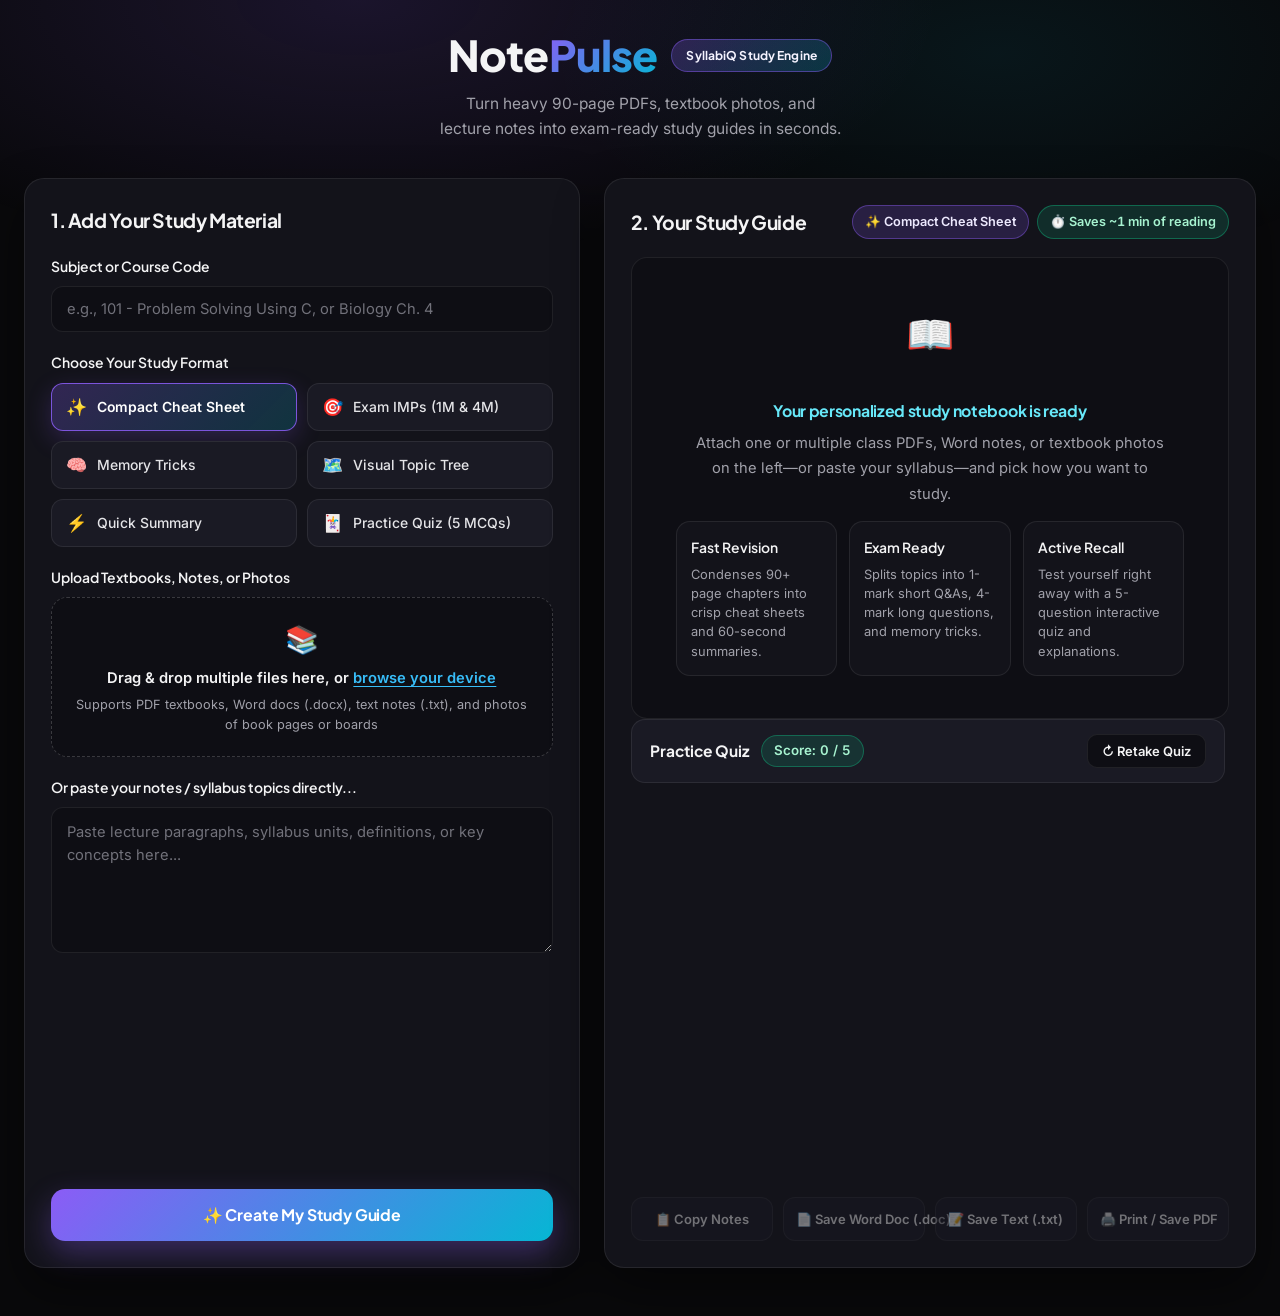
<file: frontend/index.html>
<!DOCTYPE html>
<html lang="en">
<head>
  <meta charset="UTF-8" />
  <meta name="viewport" content="width=device-width, initial-scale=1.0" />
  <title>NotePulse — SyllabiQ Study Engine</title>
  <meta name="description" content="Turn heavy 90-page PDFs, textbook photos, and lecture notes into exam-ready study guides in seconds." />
  <link rel="preconnect" href="https://fonts.googleapis.com" />
  <link rel="preconnect" href="https://fonts.gstatic.com" crossorigin />
  <link href="https://fonts.googleapis.com/css2?family=Inter:wght@400;500;600&family=Plus+Jakarta+Sans:wght@600;700;800&display=swap" rel="stylesheet" />
  <link rel="stylesheet" href="style.css" />
</head>
<body>
  <div class="ambient-glow" aria-hidden="true"></div>

  <div class="app-shell">
    <!-- Clean Header -->
    <header class="site-header">
      <div class="brand-row">
        <h1 class="brand-title">Note<span class="brand-accent">Pulse</span></h1>
        <span class="engine-badge">SyllabiQ Study Engine</span>
      </div>
      <p class="site-subtitle">
        Turn heavy 90-page PDFs, textbook photos, and lecture notes into exam-ready study guides in seconds.
      </p>
    </header>

    <!-- Two-Column Study Workbench -->
    <main class="workbench">
      <!-- Left Card: 1. Add Your Study Material -->
      <section class="card input-card" aria-labelledby="input-heading">
        <div class="card-header">
          <h2 id="input-heading" class="card-title">1. Add Your Study Material</h2>
        </div>

        <form id="study-form" class="study-form" novalidate>
          <!-- Subject / Course Code -->
          <div class="field-group">
            <label for="course-input" class="field-label">Subject or Course Code</label>
            <input
              type="text"
              id="course-input"
              name="course_info"
              class="text-input"
              placeholder="e.g., 101 - Problem Solving Using C, or Biology Ch. 4"
              autocomplete="off"
            />
          </div>

          <!-- Visual Format Selector (2x3 Grid) -->
          <div class="field-group">
            <span class="field-label" id="format-group-label">Choose Your Study Format</span>
            <div class="format-grid" role="radiogroup" aria-labelledby="format-group-label">
              <button type="button" class="format-card active" data-format="compact_notes" data-label="✨ Compact Cheat Sheet" aria-pressed="true">
                <span class="format-emoji" aria-hidden="true">✨</span>
                <span class="format-name">Compact Cheat Sheet</span>
              </button>

              <button type="button" class="format-card" data-format="exam_blueprint" data-label="🎯 Exam IMPs (1M & 4M)" aria-pressed="false">
                <span class="format-emoji" aria-hidden="true">🎯</span>
                <span class="format-name">Exam IMPs (1M & 4M)</span>
              </button>

              <button type="button" class="format-card" data-format="mnemonics" data-label="🧠 Memory Tricks" aria-pressed="false">
                <span class="format-emoji" aria-hidden="true">🧠</span>
                <span class="format-name">Memory Tricks</span>
              </button>

              <button type="button" class="format-card" data-format="mind_map" data-label="🗺️ Visual Topic Tree" aria-pressed="false">
                <span class="format-emoji" aria-hidden="true">🗺️</span>
                <span class="format-name">Visual Topic Tree</span>
              </button>

              <button type="button" class="format-card" data-format="summarize" data-label="⚡ Quick Summary" aria-pressed="false">
                <span class="format-emoji" aria-hidden="true">⚡</span>
                <span class="format-name">Quick Summary</span>
              </button>

              <button type="button" class="format-card" data-format="flashcard_quiz" data-label="🃏 Practice Quiz (5 MCQs)" aria-pressed="false">
                <span class="format-emoji" aria-hidden="true">🃏</span>
                <span class="format-name">Practice Quiz (5 MCQs)</span>
              </button>
            </div>
          </div>

          <!-- Multi-File Drag-and-Drop Zone -->
          <div class="field-group">
            <label for="file-input" class="field-label">Upload Textbooks, Notes, or Photos</label>
            <div
              id="drop-zone"
              class="drop-zone"
              tabindex="0"
              role="button"
              aria-label="Drop PDFs, Word documents, text files, or photos here, or click to browse"
            >
              <input
                type="file"
                id="file-input"
                name="documents"
                multiple
                accept=".pdf,.docx,.txt,.md,image/*"
                hidden
              />
              <div class="drop-zone-prompt">
                <div class="drop-icon" aria-hidden="true">📚</div>
                <p class="drop-headline">Drag &amp; drop multiple files here, or <span class="browse-link">browse your device</span></p>
                <p class="drop-hint">Supports PDF textbooks, Word docs (.docx), text notes (.txt), and photos of book pages or boards</p>
              </div>
              <ul id="file-list" class="file-list" aria-live="polite"></ul>
            </div>
          </div>

          <!-- Raw Textarea -->
          <div class="field-group">
            <label for="notes-input" class="field-label">Or paste your notes / syllabus topics directly...</label>
            <textarea
              id="notes-input"
              name="text_content"
              class="notes-textarea"
              rows="5"
              placeholder="Paste lecture paragraphs, syllabus units, definitions, or key concepts here..."
            ></textarea>
          </div>

          <!-- Friendly Error Alert -->
          <div id="error-banner" class="error-banner" role="alert" hidden></div>

          <!-- Primary CTA Button -->
          <button type="submit" id="generate-btn" class="cta-button">
            <span class="cta-label">✨ Create My Study Guide</span>
            <span class="cta-spinner" aria-hidden="true" hidden></span>
          </button>
        </form>
      </section>

      <!-- Right Card: 2. Your Study Guide -->
      <section class="card output-card" aria-labelledby="output-heading">
        <div class="output-top-bar">
          <h2 id="output-heading" class="card-title">2. Your Study Guide</h2>
          <div class="stats-pills">
            <span id="selected-format-pill" class="stat-pill format-pill">✨ Compact Cheat Sheet</span>
            <span id="time-saved-pill" class="stat-pill time-pill" hidden>⏱️ Saves ~1 min of reading</span>
          </div>
        </div>

        <div id="notice-banner" class="notice-banner" role="status" hidden></div>

        <!-- Print-only subject header -->
        <div id="print-header" class="print-header" aria-hidden="true">
          <h1 id="print-title">NotePulse Study Guide</h1>
          <p id="print-subtitle"></p>
        </div>

        <!-- Spacious Digital Notebook Reading Canvas -->
        <div id="output-canvas" class="output-canvas" aria-live="polite">
          <div class="empty-state">
            <div class="empty-illustration" aria-hidden="true">📖</div>
            <h3 class="empty-title">Your personalized study notebook is ready</h3>
            <p class="empty-copy">
              Attach one or multiple class PDFs, Word notes, or textbook photos on the left—or paste your syllabus—and pick how you want to study.
            </p>
            <div class="empty-highlights">
              <div class="highlight-item">
                <strong>Fast Revision</strong>
                <span>Condenses 90+ page chapters into crisp cheat sheets and 60-second summaries.</span>
              </div>
              <div class="highlight-item">
                <strong>Exam Ready</strong>
                <span>Splits topics into 1-mark short Q&amp;As, 4-mark long questions, and memory tricks.</span>
              </div>
              <div class="highlight-item">
                <strong>Active Recall</strong>
                <span>Test yourself right away with a 5-question interactive quiz and explanations.</span>
              </div>
            </div>
          </div>
        </div>

        <!-- Interactive 5-Question Flashcard Quiz Container -->
        <div id="quiz-container" class="quiz-container" hidden aria-live="polite">
          <div class="quiz-header">
            <div class="quiz-score-wrap">
              <span class="quiz-title-label">Practice Quiz</span>
              <span id="quiz-score" class="quiz-score">Score: 0 / 5</span>
            </div>
            <button type="button" id="retake-quiz-btn" class="retake-btn">↻ Retake Quiz</button>
          </div>
          <div id="quiz-cards" class="quiz-cards"></div>
        </div>

        <!-- Bottom Export & Action Bar -->
        <div class="export-bar">
          <button type="button" id="copy-btn" class="export-btn" disabled>📋 Copy Notes</button>
          <button type="button" id="export-doc-btn" class="export-btn" disabled>📄 Save Word Doc (.doc)</button>
          <button type="button" id="export-txt-btn" class="export-btn" disabled>📝 Save Text (.txt)</button>
          <button type="button" id="print-btn" class="export-btn" disabled>🖨️ Print / Save PDF</button>
        </div>
      </section>
    </main>
  </div>

  <script src="app.js"></script>
</body>
</html>
</file>
<file: frontend/style.css>
:root {
  --bg-obsidian: #09090b;
  --surface-card: #13131a;
  --surface-elevated: #1a1a24;
  --surface-input: #0e0e14;
  --border-subtle: rgba(255, 255, 255, 0.08);
  --border-hover: rgba(139, 92, 246, 0.45);
  --violet: #8b5cf6;
  --cyan: #06b6d4;
  --emerald: #10b981;
  --rose: #f43f5e;
  --text-primary: #f4f4f5;
  --text-body: #e4e4e7;
  --text-muted: #a1a1aa;
  --radius-card: 20px;
  --radius-control: 12px;
  --transition-fast: 0.2s ease;
}

*,
*::before,
*::after {
  box-sizing: border-box;
}

html,
body {
  margin: 0;
  padding: 0;
  min-height: 100%;
  background-color: var(--bg-obsidian);
  color: var(--text-body);
  font-family: "Inter", -apple-system, BlinkMacSystemFont, "Segoe UI", sans-serif;
  font-size: 15.5px;
  line-height: 1.6;
  -webkit-font-smoothing: antialiased;
}

.ambient-glow {
  position: fixed;
  inset: 0;
  pointer-events: none;
  z-index: 0;
  background:
    radial-gradient(65% 42% at 28% 0%, rgba(139, 92, 246, 0.14), transparent 70%),
    radial-gradient(50% 35% at 78% 6%, rgba(6, 182, 212, 0.08), transparent 70%);
}

.app-shell {
  position: relative;
  z-index: 1;
  max-width: 1400px;
  margin: 0 auto;
  padding: 32px 24px 48px;
}

/* Header */
.site-header {
  text-align: center;
  max-width: 760px;
  margin: 0 auto 36px;
}

.brand-row {
  display: inline-flex;
  align-items: center;
  justify-content: center;
  flex-wrap: wrap;
  gap: 14px;
  margin-bottom: 12px;
}

.brand-title {
  margin: 0;
  font-family: "Plus Jakarta Sans", sans-serif;
  font-weight: 800;
  font-size: clamp(2rem, 3.6vw, 2.75rem);
  letter-spacing: -0.02em;
  color: var(--text-primary);
  line-height: 1.1;
}

.brand-accent {
  background: linear-gradient(135deg, var(--violet), var(--cyan));
  -webkit-background-clip: text;
  background-clip: text;
  color: transparent;
}

.engine-badge {
  display: inline-flex;
  align-items: center;
  padding: 6px 14px;
  border-radius: 999px;
  font-family: "Plus Jakarta Sans", sans-serif;
  font-weight: 700;
  font-size: 0.78rem;
  letter-spacing: 0.01em;
  color: #f5f3ff;
  background: linear-gradient(135deg, rgba(139, 92, 246, 0.25), rgba(6, 182, 212, 0.22));
  border: 1px solid rgba(139, 92, 246, 0.45);
  white-space: nowrap;
}

.site-subtitle {
  margin: 0 auto;
  max-width: 660px;
  color: var(--text-muted);
  font-size: 1rem;
  line-height: 1.65;
  text-wrap: balance;
}

/* Two-Column Workbench */
.workbench {
  display: grid;
  grid-template-columns: minmax(360px, 0.92fr) minmax(420px, 1.08fr);
  gap: 24px;
  align-items: stretch;
}

.card {
  background-color: var(--surface-card);
  border: 1px solid var(--border-subtle);
  border-radius: var(--radius-card);
  padding: 26px;
  box-shadow: 0 22px 50px rgba(0, 0, 0, 0.45);
  display: flex;
  flex-direction: column;
}

.card-header {
  margin-bottom: 20px;
}

.card-title {
  margin: 0;
  font-family: "Plus Jakarta Sans", sans-serif;
  font-weight: 700;
  font-size: 1.25rem;
  letter-spacing: -0.02em;
  color: var(--text-primary);
}

/* Form & Inputs */
.study-form {
  display: flex;
  flex-direction: column;
  gap: 20px;
  flex: 1;
}

.field-group {
  display: flex;
  flex-direction: column;
  gap: 8px;
}

.field-label {
  font-family: "Plus Jakarta Sans", sans-serif;
  font-weight: 600;
  font-size: 0.9rem;
  color: var(--text-primary);
}

.text-input,
.notes-textarea {
  width: 100%;
  background-color: var(--surface-input);
  border: 1px solid var(--border-subtle);
  border-radius: var(--radius-control);
  color: var(--text-primary);
  font-family: "Inter", sans-serif;
  font-size: 0.95rem;
  padding: 13px 15px;
  transition: border-color var(--transition-fast), box-shadow var(--transition-fast);
}

.notes-textarea {
  resize: vertical;
  min-height: 118px;
  line-height: 1.6;
}

.text-input::placeholder,
.notes-textarea::placeholder {
  color: #71717a;
}

.text-input:focus-visible,
.notes-textarea:focus-visible {
  outline: none;
  border-color: var(--violet);
  box-shadow: 0 0 0 3px rgba(139, 92, 246, 0.22);
}

/* 2x3 Visual Format Selector */
.format-grid {
  display: grid;
  grid-template-columns: repeat(2, minmax(0, 1fr));
  gap: 10px;
}

.format-card {
  display: flex;
  align-items: center;
  gap: 10px;
  padding: 12px 14px;
  min-height: 48px;
  border-radius: var(--radius-control);
  background-color: var(--surface-elevated);
  border: 1px solid var(--border-subtle);
  color: var(--text-body);
  font-family: "Inter", sans-serif;
  font-size: 0.9rem;
  font-weight: 500;
  text-align: left;
  cursor: pointer;
  transition: transform var(--transition-fast), border-color var(--transition-fast), background var(--transition-fast), box-shadow var(--transition-fast);
}

.format-card:hover {
  transform: translateY(-2px);
  border-color: var(--border-hover);
}

.format-card:focus-visible {
  outline: none;
  box-shadow: 0 0 0 3px rgba(6, 182, 212, 0.35);
}

.format-card.active {
  background: linear-gradient(135deg, rgba(139, 92, 246, 0.26), rgba(6, 182, 212, 0.2));
  border-color: rgba(139, 92, 246, 0.85);
  color: #ffffff;
  font-weight: 600;
  box-shadow: 0 8px 24px rgba(139, 92, 246, 0.22);
}

.format-emoji {
  font-size: 1.1rem;
  flex-shrink: 0;
}

.format-name {
  line-height: 1.25;
}

/* Multi-File Drag-and-Drop Zone */
.drop-zone {
  border: 1.5px dashed rgba(255, 255, 255, 0.18);
  border-radius: 16px;
  background-color: var(--surface-input);
  padding: 20px 18px;
  text-align: center;
  cursor: pointer;
  transition: transform var(--transition-fast), border-color var(--transition-fast), background-color var(--transition-fast), box-shadow var(--transition-fast);
}

.drop-zone:hover {
  transform: translateY(-2px);
  border-color: rgba(139, 92, 246, 0.65);
}

.drop-zone:focus-visible {
  outline: none;
  box-shadow: 0 0 0 3px rgba(139, 92, 246, 0.3);
}

.drop-zone.drag-over {
  border-color: var(--cyan);
  background-color: rgba(6, 182, 212, 0.08);
  box-shadow: 0 0 0 3px rgba(6, 182, 212, 0.2);
}

.drop-zone.has-files {
  border-style: solid;
  border-color: rgba(16, 185, 129, 0.75);
  background-color: rgba(16, 185, 129, 0.07);
  box-shadow: 0 0 28px rgba(16, 185, 129, 0.16);
  text-align: left;
}

.drop-icon {
  font-size: 1.75rem;
  margin-bottom: 6px;
}

.drop-headline {
  margin: 0 0 4px;
  font-weight: 600;
  font-size: 0.95rem;
  color: var(--text-primary);
}

.browse-link {
  color: #38bdf8;
  text-decoration: underline;
  text-underline-offset: 3px;
}

.drop-hint {
  margin: 0;
  font-size: 0.82rem;
  color: var(--text-muted);
}

.drop-zone.has-files .drop-zone-prompt {
  display: flex;
  align-items: center;
  gap: 12px;
  margin-bottom: 12px;
}

.drop-zone.has-files .drop-icon {
  font-size: 1.35rem;
  margin-bottom: 0;
}

.drop-zone.has-files .drop-hint {
  display: none;
}

.file-list {
  list-style: none;
  margin: 0;
  padding: 0;
  display: flex;
  flex-wrap: wrap;
  gap: 8px;
}

.file-list:empty {
  display: none;
}

.file-chip {
  display: inline-flex;
  align-items: center;
  gap: 8px;
  max-width: 100%;
  padding: 6px 10px 6px 12px;
  border-radius: 999px;
  background-color: rgba(16, 185, 129, 0.15);
  border: 1px solid rgba(16, 185, 129, 0.42);
  color: #d1fae5;
  font-size: 0.82rem;
  font-weight: 500;
}

.file-chip-name {
  overflow: hidden;
  text-overflow: ellipsis;
  white-space: nowrap;
  max-width: 210px;
}

.file-chip-size {
  color: #6ee7b7;
  font-size: 0.75rem;
  flex-shrink: 0;
}

.file-remove-btn {
  display: inline-flex;
  align-items: center;
  justify-content: center;
  width: 20px;
  height: 20px;
  border-radius: 50%;
  border: none;
  background-color: rgba(255, 255, 255, 0.12);
  color: #ffffff;
  font-size: 0.95rem;
  line-height: 1;
  cursor: pointer;
  transition: background-color var(--transition-fast);
  flex-shrink: 0;
}

.file-remove-btn:hover {
  background-color: var(--rose);
}

/* Error & Notice Banners */
.error-banner {
  padding: 12px 15px;
  border-radius: var(--radius-control);
  background-color: rgba(244, 63, 94, 0.14);
  border: 1px solid rgba(244, 63, 94, 0.45);
  color: #ffe4e6;
  font-size: 0.9rem;
  line-height: 1.5;
}

.notice-banner {
  margin-bottom: 14px;
  padding: 10px 14px;
  border-radius: var(--radius-control);
  background-color: rgba(6, 182, 212, 0.12);
  border: 1px solid rgba(6, 182, 212, 0.35);
  color: #cffafe;
  font-size: 0.88rem;
}

/* Primary CTA Button */
.cta-button {
  margin-top: auto;
  width: 100%;
  min-height: 52px;
  padding: 14px 24px;
  border: none;
  border-radius: 14px;
  background: linear-gradient(135deg, var(--violet), var(--cyan));
  color: #ffffff;
  font-family: "Plus Jakarta Sans", sans-serif;
  font-weight: 700;
  font-size: 1.02rem;
  letter-spacing: -0.01em;
  cursor: pointer;
  display: inline-flex;
  align-items: center;
  justify-content: center;
  gap: 10px;
  box-shadow: 0 12px 30px rgba(139, 92, 246, 0.32);
  transition: transform var(--transition-fast), box-shadow var(--transition-fast), opacity var(--transition-fast);
}

.cta-button:hover:not(:disabled) {
  transform: translateY(-2px);
  box-shadow: 0 16px 36px rgba(6, 182, 212, 0.32);
}

.cta-button:focus-visible {
  outline: none;
  box-shadow: 0 0 0 3px rgba(6, 182, 212, 0.45);
}

.cta-button:disabled {
  opacity: 0.72;
  cursor: wait;
}

.cta-spinner {
  width: 18px;
  height: 18px;
  border: 2.5px solid rgba(255, 255, 255, 0.35);
  border-top-color: #ffffff;
  border-radius: 50%;
  animation: spin 0.75s linear infinite;
}

@keyframes spin {
  to {
    transform: rotate(360deg);
  }
}

/* Right Card: Study Guide Output */
.output-top-bar {
  display: flex;
  align-items: center;
  justify-content: space-between;
  flex-wrap: wrap;
  gap: 12px;
  margin-bottom: 18px;
}

.stats-pills {
  display: flex;
  align-items: center;
  flex-wrap: wrap;
  gap: 8px;
}

.stat-pill {
  display: inline-flex;
  align-items: center;
  padding: 6px 12px;
  border-radius: 999px;
  font-size: 0.82rem;
  font-weight: 600;
  white-space: nowrap;
}

.format-pill {
  background: rgba(139, 92, 246, 0.18);
  border: 1px solid rgba(139, 92, 246, 0.42);
  color: #ede9fe;
}

.time-pill {
  background: rgba(16, 185, 129, 0.16);
  border: 1px solid rgba(16, 185, 129, 0.42);
  color: #a7f3d0;
  font-variant-numeric: tabular-nums;
}

/* Reading Canvas */
.output-canvas {
  flex: 1;
  min-height: 460px;
  max-height: 680px;
  overflow-y: auto;
  background-color: var(--surface-input);
  border: 1px solid var(--border-subtle);
  border-radius: 16px;
  padding: 26px 28px;
  font-family: "Inter", sans-serif;
  font-size: 15.5px;
  line-height: 1.75;
  color: var(--text-body);
}

.output-canvas h1,
.output-canvas h2,
.output-canvas h3 {
  font-family: "Plus Jakarta Sans", sans-serif;
  font-weight: 700;
  letter-spacing: -0.02em;
  color: #ffffff;
  margin-top: 1.35em;
  margin-bottom: 0.55em;
  line-height: 1.3;
}

.output-canvas h1:first-child,
.output-canvas h2:first-child,
.output-canvas h3:first-child {
  margin-top: 0;
}

.output-canvas h1 {
  font-size: 1.45rem;
  padding-bottom: 10px;
  border-bottom: 1px solid var(--border-subtle);
}

.output-canvas h2 {
  font-size: 1.15rem;
  color: #c4b5fd;
}

.output-canvas h3 {
  font-size: 1.02rem;
  color: #67e8f9;
}

.output-canvas p {
  margin: 0 0 0.9em;
}

.output-canvas ul,
.output-canvas ol {
  margin: 0 0 1em;
  padding-left: 1.4em;
}

.output-canvas li {
  margin-bottom: 0.48em;
}

.output-canvas strong {
  color: #ffffff;
  font-weight: 600;
}

.output-canvas code {
  background-color: rgba(139, 92, 246, 0.16);
  border: 1px solid rgba(139, 92, 246, 0.28);
  padding: 2px 7px;
  border-radius: 6px;
  font-size: 0.9em;
  color: #e9d5ff;
}

.tree-diagram {
  background-color: rgba(255, 255, 255, 0.03);
  border: 1px solid var(--border-subtle);
  border-radius: 12px;
  padding: 18px 20px;
  margin: 12px 0;
  white-space: pre-wrap;
  font-family: "Inter", sans-serif;
  font-size: 15px;
  line-height: 1.7;
  color: #e4e4e7;
}

/* Empty & Loading States */
.empty-state {
  display: flex;
  flex-direction: column;
  align-items: center;
  justify-content: center;
  text-align: center;
  min-height: 400px;
  padding: 16px;
}

.empty-illustration {
  font-size: 2.5rem;
  margin-bottom: 12px;
}

.empty-title {
  margin: 0 0 8px;
  font-family: "Plus Jakarta Sans", sans-serif;
  font-weight: 700;
  font-size: 1.2rem;
  color: var(--text-primary);
}

.empty-copy {
  margin: 0 0 24px;
  max-width: 480px;
  color: var(--text-muted);
  font-size: 0.95rem;
}

.empty-highlights {
  display: grid;
  grid-template-columns: repeat(3, minmax(0, 1fr));
  gap: 12px;
  width: 100%;
  text-align: left;
}

.highlight-item {
  background-color: var(--surface-card);
  border: 1px solid var(--border-subtle);
  border-radius: 14px;
  padding: 14px;
  display: flex;
  flex-direction: column;
  gap: 4px;
}

.highlight-item strong {
  font-family: "Plus Jakarta Sans", sans-serif;
  font-size: 0.9rem;
  color: var(--text-primary);
}

.highlight-item span {
  font-size: 0.83rem;
  line-height: 1.5;
  color: var(--text-muted);
}

.loading-state {
  display: flex;
  flex-direction: column;
  align-items: center;
  justify-content: center;
  min-height: 380px;
  gap: 14px;
  text-align: center;
}

.loading-orb {
  width: 44px;
  height: 44px;
  border-radius: 50%;
  border: 3px solid rgba(139, 92, 246, 0.25);
  border-top-color: var(--violet);
  border-right-color: var(--cyan);
  animation: spin 0.85s linear infinite;
}

.loading-title {
  margin: 0;
  font-family: "Plus Jakarta Sans", sans-serif;
  font-weight: 700;
  font-size: 1.08rem;
  color: var(--text-primary);
}

.loading-sub {
  margin: 0;
  color: var(--text-muted);
  font-size: 0.9rem;
}

/* Interactive Flashcard Quiz Container */
.quiz-container {
  flex: 1;
  display: flex;
  flex-direction: column;
  gap: 16px;
  min-height: 460px;
  max-height: 680px;
  overflow-y: auto;
  padding-right: 4px;
}

.quiz-header {
  display: flex;
  align-items: center;
  justify-content: space-between;
  gap: 12px;
  padding: 14px 18px;
  border-radius: 14px;
  background-color: var(--surface-elevated);
  border: 1px solid var(--border-subtle);
}

.quiz-score-wrap {
  display: flex;
  align-items: center;
  gap: 12px;
}

.quiz-title-label {
  font-family: "Plus Jakarta Sans", sans-serif;
  font-weight: 700;
  color: var(--text-primary);
}

.quiz-score {
  padding: 4px 12px;
  border-radius: 999px;
  background: rgba(16, 185, 129, 0.16);
  border: 1px solid rgba(16, 185, 129, 0.4);
  color: #a7f3d0;
  font-weight: 600;
  font-size: 0.86rem;
  font-variant-numeric: tabular-nums;
}

.retake-btn {
  padding: 8px 14px;
  border-radius: 10px;
  background-color: var(--surface-input);
  border: 1px solid var(--border-subtle);
  color: var(--text-primary);
  font-family: "Inter", sans-serif;
  font-weight: 600;
  font-size: 0.84rem;
  cursor: pointer;
  transition: transform var(--transition-fast), border-color var(--transition-fast);
}

.retake-btn:hover {
  transform: translateY(-2px);
  border-color: var(--border-hover);
}

.quiz-cards {
  display: flex;
  flex-direction: column;
  gap: 14px;
}

.quiz-card {
  background-color: var(--surface-input);
  border: 1px solid var(--border-subtle);
  border-radius: 16px;
  padding: 18px 20px;
}

.quiz-question {
  margin: 0 0 14px;
  font-family: "Plus Jakarta Sans", sans-serif;
  font-weight: 700;
  font-size: 1rem;
  color: var(--text-primary);
  line-height: 1.45;
}

.quiz-options {
  display: grid;
  gap: 8px;
}

.quiz-option {
  width: 100%;
  padding: 11px 14px;
  border-radius: 10px;
  background-color: var(--surface-elevated);
  border: 1px solid var(--border-subtle);
  color: var(--text-body);
  font-family: "Inter", sans-serif;
  font-size: 0.92rem;
  text-align: left;
  cursor: pointer;
  display: flex;
  align-items: center;
  gap: 10px;
  transition: transform var(--transition-fast), border-color var(--transition-fast), background-color var(--transition-fast);
}

.quiz-option:hover:not(:disabled) {
  transform: translateY(-1px);
  border-color: var(--border-hover);
}

.quiz-option:disabled {
  cursor: default;
}

.quiz-option.is-correct {
  background-color: rgba(16, 185, 129, 0.16);
  border-color: var(--emerald);
  color: #ecfdf5;
  font-weight: 600;
}

.quiz-option.is-wrong {
  background-color: rgba(244, 63, 94, 0.16);
  border-color: var(--rose);
  color: #ffe4e6;
}

.quiz-option-letter {
  display: inline-flex;
  align-items: center;
  justify-content: center;
  width: 24px;
  height: 24px;
  border-radius: 6px;
  background-color: rgba(255, 255, 255, 0.08);
  font-weight: 600;
  font-size: 0.8rem;
  flex-shrink: 0;
}

.quiz-explanation {
  margin-top: 12px;
  padding: 10px 14px;
  border-radius: 10px;
  background-color: rgba(139, 92, 246, 0.1);
  border: 1px solid rgba(139, 92, 246, 0.25);
  font-size: 0.88rem;
  color: #e4e4e7;
  line-height: 1.55;
}

/* Export & Action Bar */
.export-bar {
  display: grid;
  grid-template-columns: repeat(4, minmax(0, 1fr));
  gap: 10px;
  margin-top: 18px;
}

.export-btn {
  min-height: 44px;
  padding: 10px 12px;
  border-radius: 12px;
  background-color: var(--surface-elevated);
  border: 1px solid var(--border-subtle);
  color: var(--text-primary);
  font-family: "Inter", sans-serif;
  font-weight: 600;
  font-size: 0.84rem;
  cursor: pointer;
  white-space: nowrap;
  transition: transform var(--transition-fast), border-color var(--transition-fast), background-color var(--transition-fast);
}

.export-btn:hover:not(:disabled) {
  transform: translateY(-2px);
  border-color: var(--border-hover);
  background-color: rgba(139, 92, 246, 0.15);
}

.export-btn:focus-visible {
  outline: none;
  box-shadow: 0 0 0 3px rgba(6, 182, 212, 0.35);
}

.export-btn:disabled {
  opacity: 0.42;
  cursor: not-allowed;
}

.print-header {
  display: none;
}

/* Responsive Breakpoints */
@media (max-width: 1024px) {
  .workbench {
    grid-template-columns: 1fr;
  }

  .output-canvas,
  .quiz-container {
    max-height: none;
  }
}

@media (max-width: 680px) {
  .app-shell {
    padding: 20px 14px 36px;
  }

  .card {
    padding: 18px;
  }

  .format-grid,
  .empty-highlights {
    grid-template-columns: 1fr;
  }

  .export-bar {
    grid-template-columns: repeat(2, minmax(0, 1fr));
  }
}

@media (prefers-reduced-motion: reduce) {
  *,
  *::before,
  *::after {
    animation-duration: 0.01ms !important;
    transition-duration: 0.01ms !important;
  }
}

/* Clean Black-on-White Print Stylesheet */
@media print {
  body,
  html {
    background: #ffffff !important;
    color: #111827 !important;
    font-size: 12pt !important;
  }

  .ambient-glow,
  .site-header,
  .input-card,
  .output-top-bar,
  .notice-banner,
  .export-bar,
  .retake-btn {
    display: none !important;
  }

  .app-shell,
  .workbench,
  .output-card {
    display: block !important;
    width: 100% !important;
    max-width: 100% !important;
    margin: 0 !important;
    padding: 0 !important;
    border: none !important;
    box-shadow: none !important;
    background: #ffffff !important;
  }

  .print-header {
    display: block !important;
    margin-bottom: 18px;
    padding-bottom: 10px;
    border-bottom: 2px solid #111827;
  }

  .print-header h1 {
    margin: 0 0 4px;
    font-size: 18pt;
    color: #000000;
  }

  .print-header p {
    margin: 0;
    font-size: 10pt;
    color: #4b5563;
  }

  .output-canvas,
  .quiz-container {
    max-height: none !important;
    overflow: visible !important;
    border: none !important;
    padding: 0 !important;
    background: #ffffff !important;
    color: #111827 !important;
  }

  .output-canvas h1,
  .output-canvas h2,
  .output-canvas h3,
  .output-canvas strong,
  .quiz-question,
  .quiz-title-label {
    color: #000000 !important;
  }

  .output-canvas code,
  .tree-diagram,
  .quiz-card,
  .quiz-option,
  .quiz-explanation {
    background: #ffffff !important;
    color: #111827 !important;
    border: 1px solid #d1d5db !important;
  }
}
</file>
